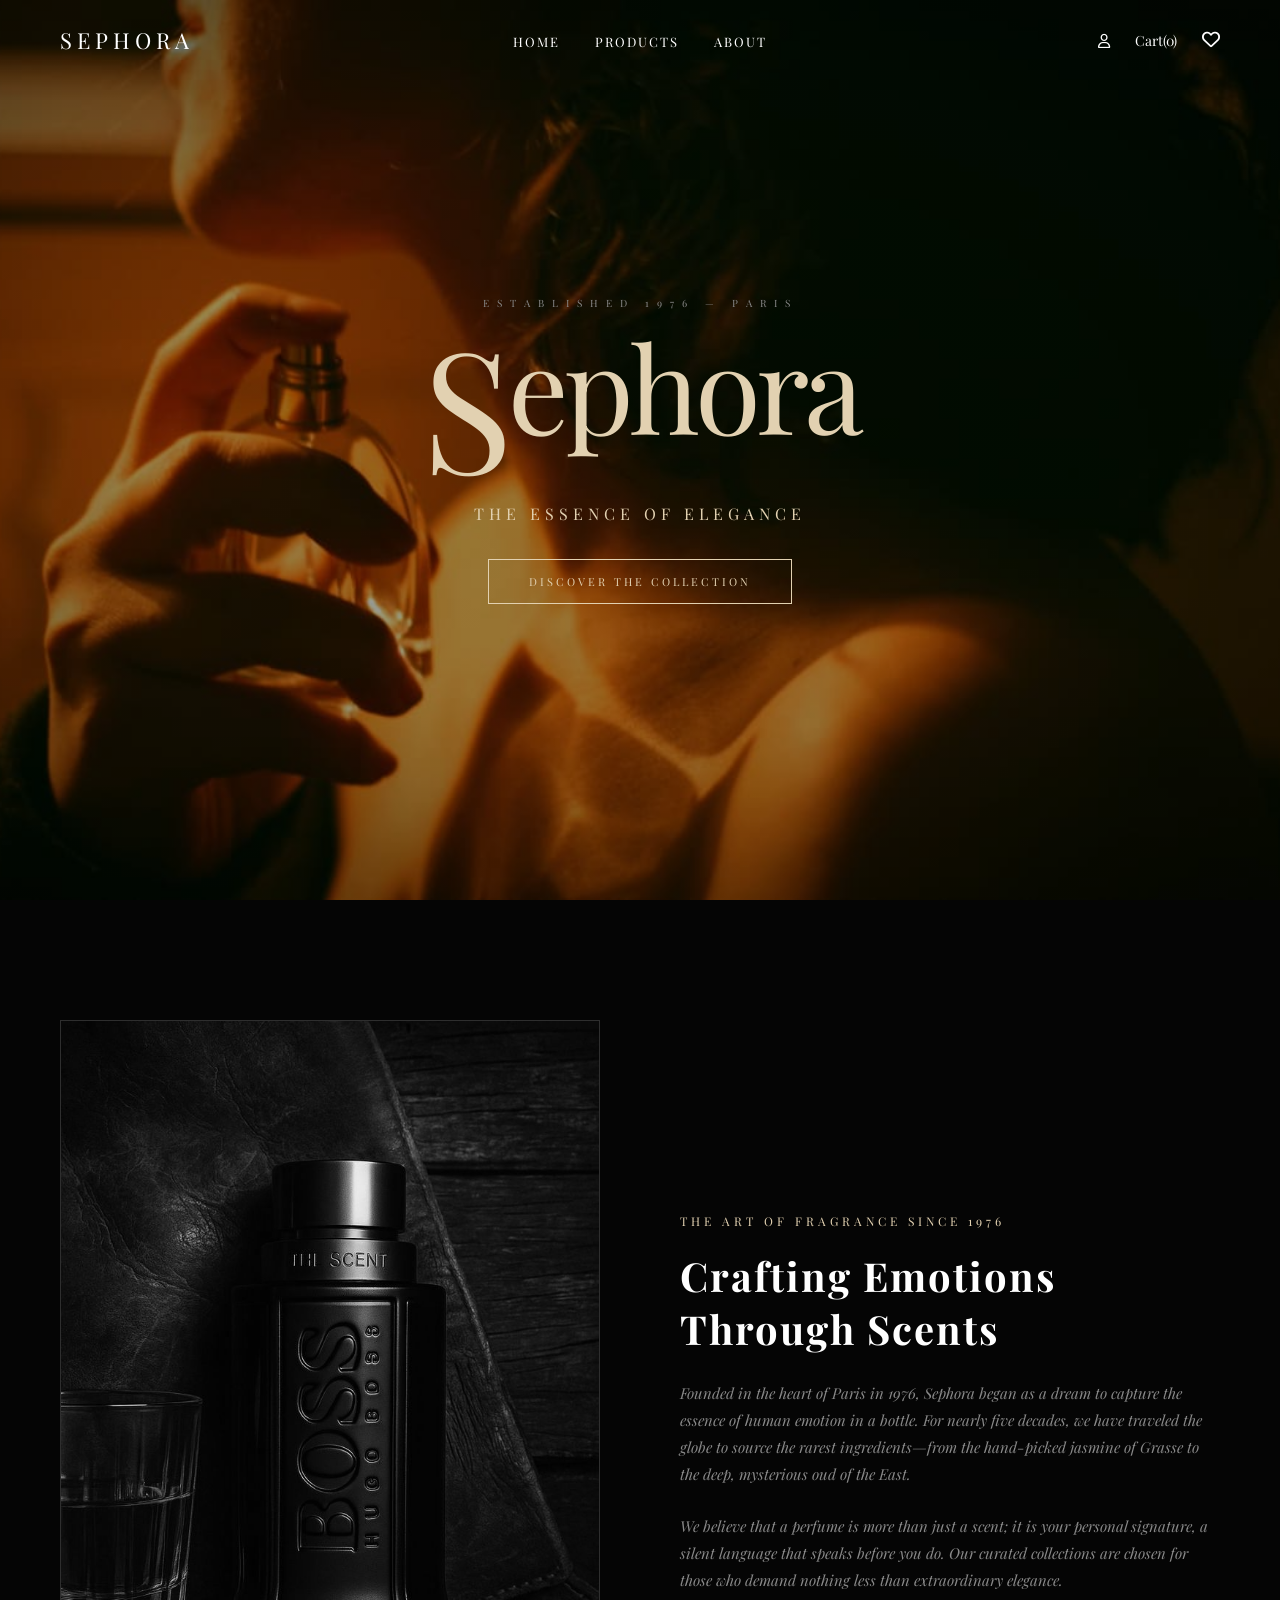
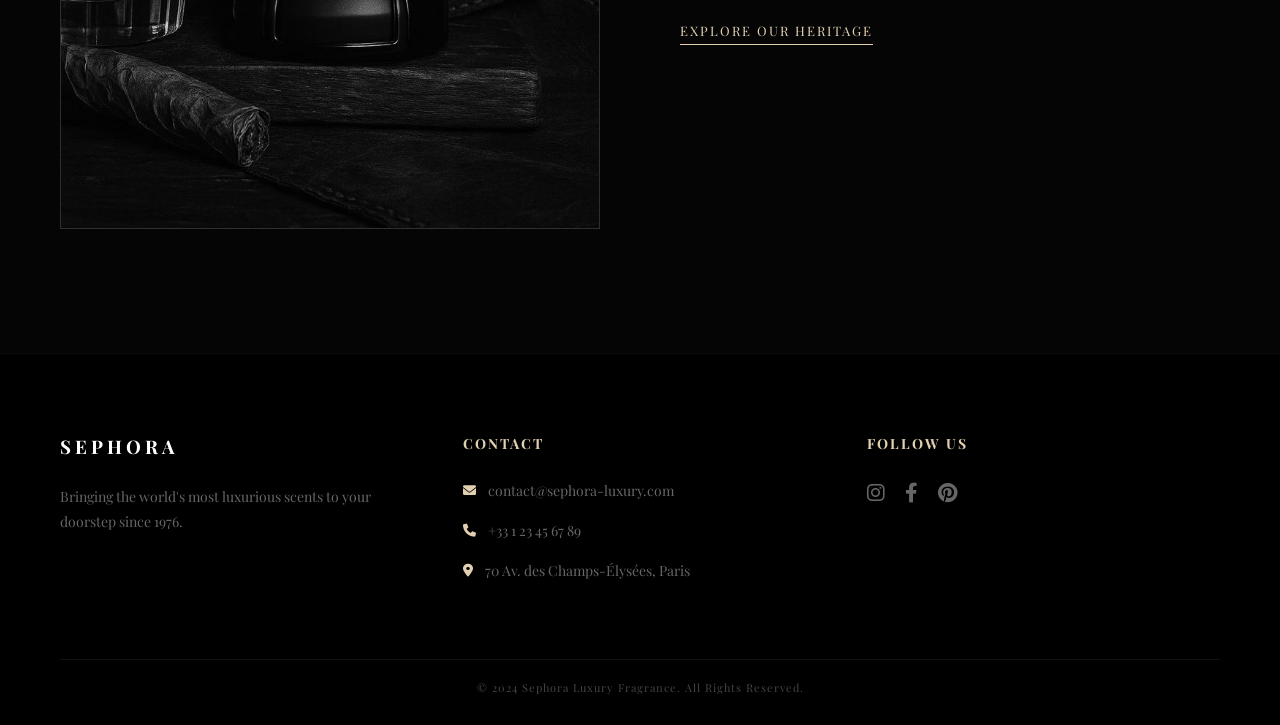
<file: index.html>
<!DOCTYPE html>
<html lang="en">
<head>
    <meta charset="UTF-8">
    <meta name="viewport" content="width=device-width, initial-scale=1.0">
    <title>Sephora | Luxury Fragrance Heritage</title>
    <!-- ربط الأيقونات (FontAwesome) -->
    <link rel="stylesheet" href="https://cdnjs.cloudflare.com/ajax/libs/font-awesome/6.0.0/css/all.min.css">
    <!-- ربط الخط الفخم (Playfair Display) -->
    <link href="https://fonts.googleapis.com/css2?family=Playfair+Display:wght@400;700;900&display=swap" rel="stylesheet">
    <!-- ربط ملف الـ CSS -->
    <link rel="stylesheet" href="perfume.css">
</head>
<body>

    <!-- القائمة العلوية (Navbar) -->
    <nav class="navbar">
        <div class="logo">Sephora</div>
        
        <ul class="nav-links">
            <li><a href="index.html">Home</a></li>
            <li><a href="shop.html">Products</a></li>
            <li><a href="#about">About</a></li> <!-- ينزلك لقسم القصة -->
        </ul>

        <div class="nav-icons">
            <a href="#" id="user-btn"><i class="fa-regular fa-user"></i></a>
            <a href="#" id="cart-btn">Cart(<span id="cart-count">0</span>)</a>
            <a href="#" class="heart-btn"><i class="fa-regular fa-heart" id="heartIcon"></i></a>
        </div>
    </nav>

    <!-- قسم الهيرو (Hero Section) -->
    <section class="hero-section">
        <div class="hero-content">
            <p class="established">ESTABLISHED 1976 — PARIS</p>
            <h1 class="main-title">
                <span class="first-letter">S</span>eph<span>o</span>ra
            </h1>
            <p class="tagline">The Essence of Elegance</p>
            <a href="shop.html" class="btn-discover">Discover the Collection</a>
        </div> 
    </section>

    <!-- قسم عن البراند (About Section) -->
    <section class="about-section" id="about">
        <div class="about-container">
            <div class="about-image">
                <img src="scent.jpg" alt="Sephora Heritage">
            </div>
            <div class="about-text">
                <span class="small-title">The Art of Fragrance Since 1976</span>
                <h2>Crafting Emotions Through Scents</h2>
                <p>
                    Founded in the heart of Paris in 1976, Sephora began as a dream to capture the essence of human emotion in a bottle. For nearly five decades, we have traveled the globe to source the rarest ingredients—from the hand-picked jasmine of Grasse to the deep, mysterious oud of the East.
                </p>
                <p>
                    We believe that a perfume is more than just a scent; it is your personal signature, a silent language that speaks before you do. Our curated collections are chosen for those who demand nothing less than extraordinary elegance.
                </p>
                <a href="shop.html" class="btn-read-more">Explore Our Heritage</a>
            </div>
        </div>
    </section>

    <!-- الفوتر (Footer / Contact) -->
    <footer class="main-footer">
        <div class="footer-container">
            <div class="footer-col">
                <h3>SEPHORA</h3>
                <p>Bringing the world's most luxurious scents to your doorstep since 1976.</p>
            </div>
            <div class="footer-col">
                <h4>Contact</h4>
                <ul>
                    <li><i class="fa-solid fa-envelope"></i> contact@sephora-luxury.com</li>
                    <li><i class="fa-solid fa-phone"></i> +33 1 23 45 67 89</li>
                    <li><i class="fa-solid fa-location-dot"></i> 70 Av. des Champs-Élysées, Paris</li>
                </ul>
            </div>
            <div class="footer-col">
                <h4>Follow Us</h4>
                <div class="social-links">
                    <a href="#"><i class="fa-brands fa-instagram"></i></a>
                    <a href="#"><i class="fa-brands fa-facebook-f"></i></a>
                    <a href="#"><i class="fa-brands fa-pinterest"></i></a>
                </div>
            </div>
        </div>
        <div class="footer-bottom">
            <p>&copy; 2024 Sephora Luxury Fragrance. All Rights Reserved.</p>
        </div>
    </footer>

    <!-- سلة المشتريات الجانبية -->
    <div id="cart-sidebar" class="cart-sidebar">
        <div class="cart-header">
            <h3>Your Selection</h3>
            <i class="fa-solid fa-xmark" id="close-cart"></i>
        </div>
        <div id="cart-items-container"></div>
        <div class="cart-footer">
            <div class="total-price">
                <span>Total:</span>
                <span id="cart-total">$0</span>
            </div>
            <button class="checkout-btn">Checkout</button>
        </div>
    </div>

    <!-- صندوق الملف الشخصي -->
    <div id="profile-sidebar" class="profile-sidebar">
        <div class="profile-header">
            <h3>My Profile</h3>
            <i class="fa-solid fa-xmark" id="close-profile"></i>
        </div>
        <div class="profile-form">
            <div class="input-group">
                <label>Full Name</label>
                <input type="text" id="userName" placeholder="Enter your name">
            </div>
            <div class="input-group">
                <label>Email Address</label>
                <input type="email" id="userEmail" placeholder="Enter your email">
            </div>
            <button class="save-btn" onclick="saveProfile()">Save Changes</button>
        </div>
    </div>

    <script src="perfume.js"></script>
</body>
</html>
</file>
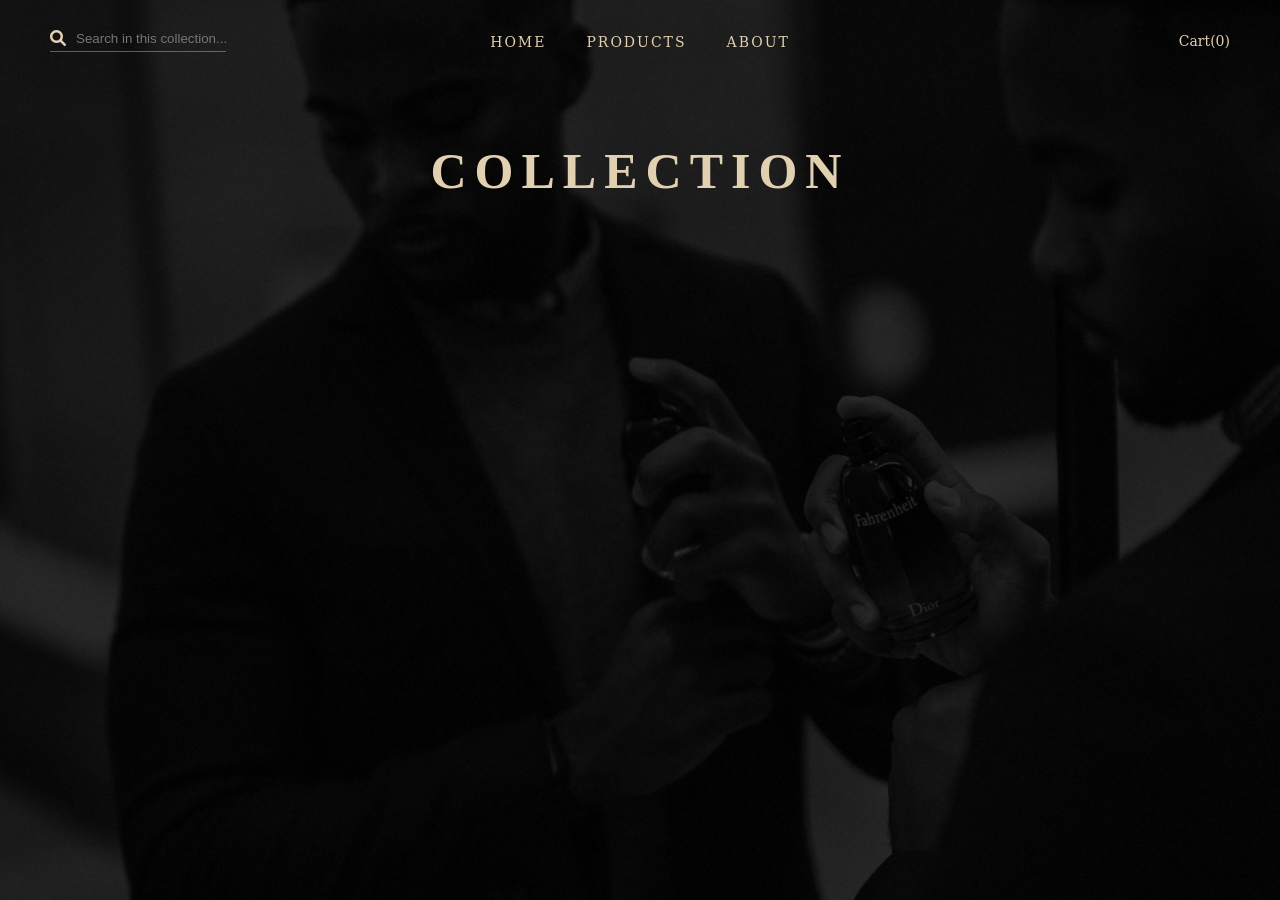
<file: items.html>
<!DOCTYPE html>
<html lang="en">
<head>
    <meta charset="UTF-8">
    <meta name="viewport" content="width=device-width, initial-scale=1.0">
    <title>Collection - Sephora</title>
    <!-- ربط الأيقونات والخطوط -->
    <link rel="stylesheet" href="https://cdnjs.cloudflare.com/ajax/libs/font-awesome/6.0.0/css/all.min.css">
    <!-- منستخدم نفس الـ CSS تبع الشوب للفخامة -->
    <link rel="stylesheet" href="shop.css"> 
</head>
<body>

    <header class="shop-nav">
        <div class="search-bar">
            <i class="fa-solid fa-magnifying-glass" style="color: #e2d1b1;"></i>
            <input type="text" id="searchInput" placeholder="Search in this collection...">
        </div>

        <nav>
            <ul>
                <li><a href="index.html">Home</a></li>
                <li><a href="shop.html">Products</a></li>
                <li><a href="index.html#about">About</a></li>
            </ul>
        </nav>
        
        <div class="shop-icons">
    
         <a href="#" class="cart-text" id="cart-btn">Cart(<span id="cart-count">0</span>)</a>
        </div>
    </header>

    <main>
        <!-- هاد العنوان رح يتغير سحرياً لاسم الماركة بالـ JS -->
        <h1 id="brand-title" class="main-title">Collection</h1>
        
        <!-- هاد الـ Container الفاضي اللي رح ينزرع فيه الـ ٨ عطور -->
        <div id="items-grid" class="products-grid">
            <!-- العطور رح تظهر هون تلقائياً -->
        </div>

        <!-- رسالة Not Found لو السيرش ما لقى شي -->
        <div id="no-results" style="display:none; text-align:center; color:#e2d1b1; margin-top:50px;">
            No perfumes found in this collection.
        </div>
    </main>
<!-- سلة المشتريات الجانبية -->
    <div id="cart-sidebar" class="cart-sidebar">
        <div class="cart-header">
            <h3>Your Selection</h3>
            <i class="fa-solid fa-xmark" id="close-cart" style="cursor:pointer;"></i>
        </div>
        <div id="cart-items-container"></div>
        <div class="cart-footer">
            <div class="total-price">
                <span>Total:</span>
                <span id="cart-total">$0</span>
            </div>
            <button class="checkout-btn">Checkout</button>
        </div>
    </div>
    <!-- ربط ملف الـ JS الجديد الخاص بالمنتجات -->
    <script src="items.js"></script>
</body>
</html>
</file>
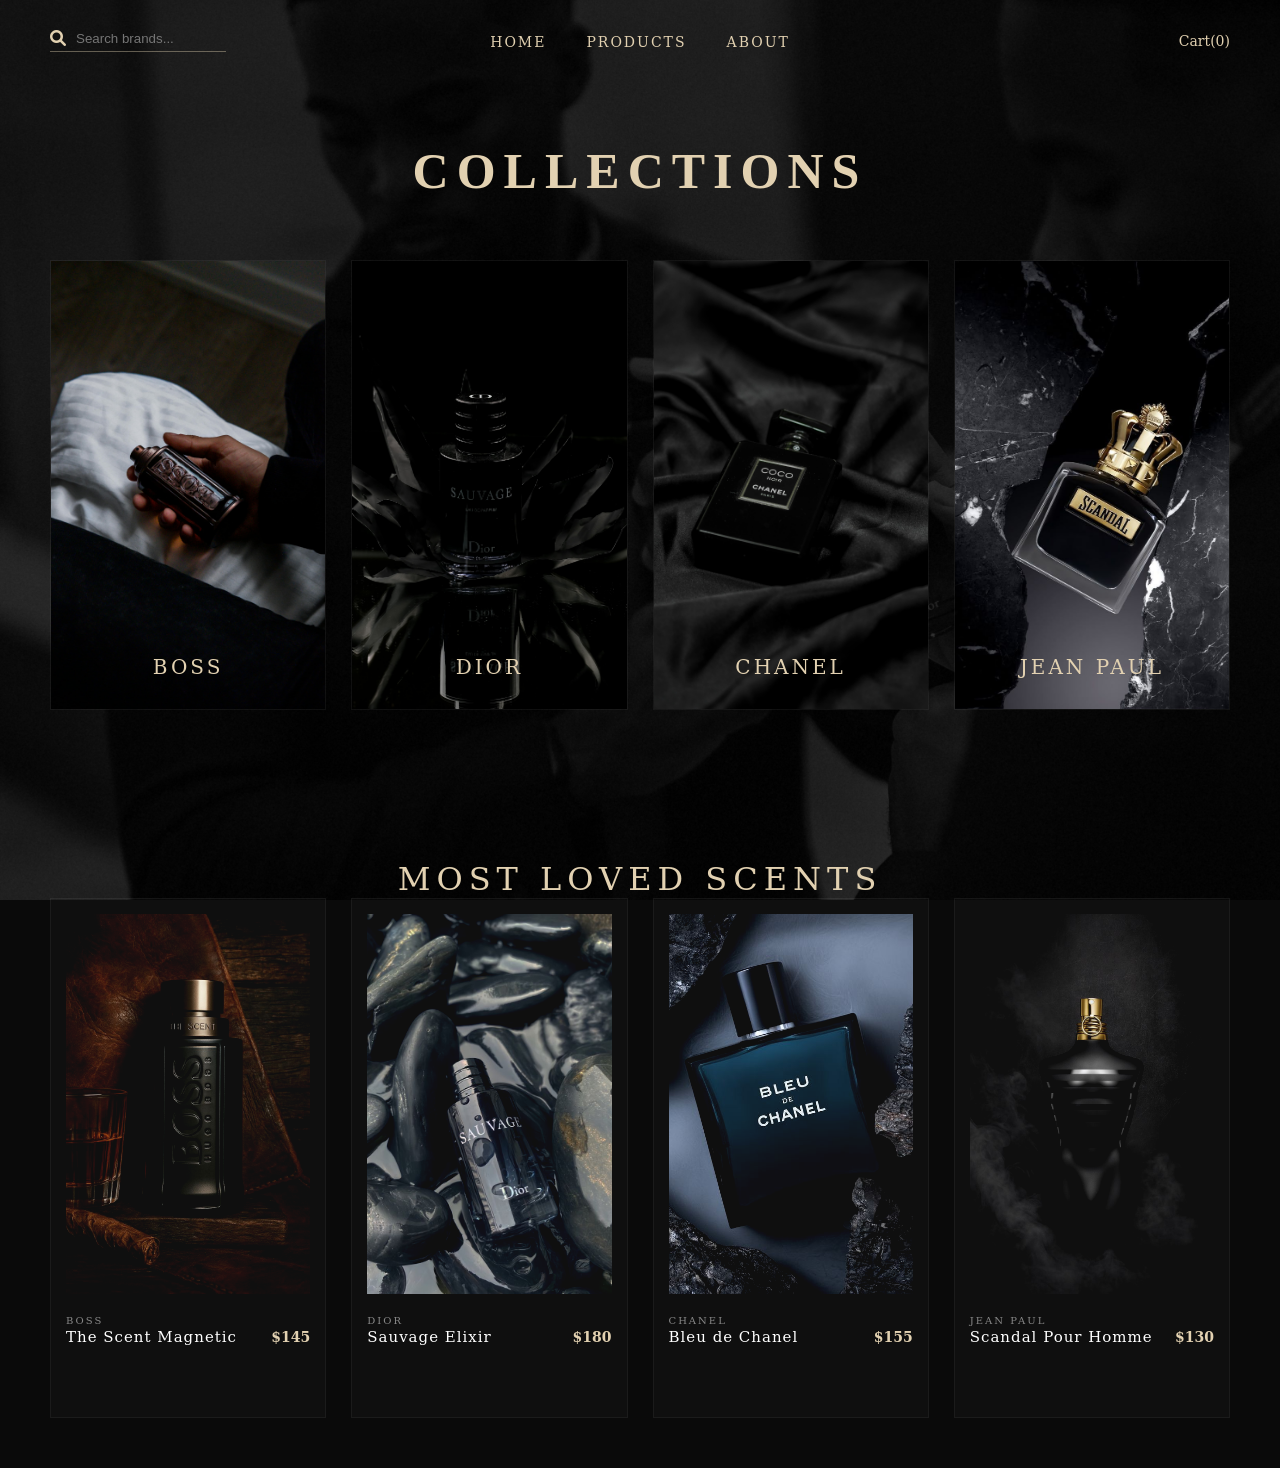
<file: shop.html>
<!DOCTYPE html>
<html lang="en">
<head>
    <meta charset="UTF-8">
    <meta name="viewport" content="width=device-width, initial-scale=1.0">
    <title>Sephora - Shop Collections</title>
    <!-- ربط الأيقونات والخطوط -->
    <link rel="stylesheet" href="https://cdnjs.cloudflare.com/ajax/libs/font-awesome/6.0.0/css/all.min.css">
    <link rel="stylesheet" href="shop.css">
</head>
<body>

    <header class="shop-nav">
        <!-- السيرش عالشمال -->
        <div class="search-bar">
            <i class="fa-solid fa-magnifying-glass" style="color: #e2d1b1;"></i>
            <input type="text" id="searchInput" placeholder="Search brands...">
        </div>

        <!-- المنيو بالنص بالضبط -->
        <nav>
            <ul>
                <li><a href="index.html">Home</a></li>
                <li><a href="shop.html">Products</a></li>
                <li><a href="index.html#about">About</a></li>
            </ul>
        </nav>
        
        <!-- الأيقونات عاليمين -->
        <div class="shop-icons">
        
             <a href="#" class="cart-text" id="cart-btn">Cart(<span id="cart-count">0</span>)</a>
        </div>
    </header>

    <main>
        <h1 class="main-title">Collections</h1>
        
        <!-- رسالة Not Found مخفية -->
        <div id="no-results">Sorry, we couldn't find this brand.</div>

        <div class="collections-grid">
            <!-- Boss -->
            <a href="items.html?brand=Boss" class="col-card">
                <img src="Boss.jpg" class="card-img">
                <video src="boss.mp4" class="card-video" loop muted></video>
                <div class="overlay-text">Boss</div>
            </a>
            <!-- Dior -->
            <a href="items.html?brand=Dior" class="col-card">
                <img src="Dior.jpg" class="card-img">
                <video src="compres.mp4" class="card-video" loop muted></video>
                <div class="overlay-text">Dior</div>
            </a>
            <!-- Chanel -->
            <a href="items.html?brand=Chanel" class="col-card">
                <img src="Chanel.jpg" class="card-img">
                <video src="chanel.mp4" class="card-video" loop muted></video>
                <div class="overlay-text">Chanel</div>
            </a>
            <!-- Jean Paul -->
            <a href="items.html?brand=JeanPaul" class="col-card">
                <img src="scandal.jpg" class="card-img">
                <video src="Scandal.mp4" class="card-video" loop muted></video>
                <div class="overlay-text">Jean Paul</div>
            </a>
        </div>

        <h2 class="sub-title">Most Loved Scents</h2>

<div class="products-grid">
    <!-- عطر Boss -->
    <div class="product-card">
        <div class="product-img-box">
            <img src="scent.jpg" alt="Boss Bottled">
            <div class="quick-view">Quick View</div>
        </div>
        <div class="product-details">
            <span class="brand-name">BOSS</span>
            <div class="name-price">
                <h3>The Scent Magnetic</h3>
                <span class="price">$145</span>
            </div>
        </div>
    </div>

    <!-- عطر Dior -->
    <div class="product-card">
        <div class="product-img-box">
            <img src="sauvage.jpg" alt="Sauvage">
            <div class="quick-view">Quick View</div>
        </div>
        <div class="product-details">
            <span class="brand-name">DIOR</span>
            <div class="name-price">
                <h3>Sauvage Elixir</h3>
                <span class="price">$180</span>
            </div>
        </div>
    </div>

    <!-- عطر Chanel -->
    <div class="product-card">
        <div class="product-img-box">
            <img src="bleu.jpg" alt="Bleu de Chanel">
            <div class="quick-view">Quick View</div>
        </div>
        <div class="product-details">
            <span class="brand-name">CHANEL</span>
            <div class="name-price">
                <h3>Bleu de Chanel</h3>
                <span class="price">$155</span>
            </div>
        </div>
    </div>

    <!-- عطر Jean Paul -->
    <div class="product-card">
        <div class="product-img-box">
            <img src="le-male.jpg" alt="Le Male">
            <div class="quick-view">Quick View</div>
        </div>
        <div class="product-details">
            <span class="brand-name">JEAN PAUL</span>
            <div class="name-price">
                <h3>Scandal Pour Homme</h3>
                <span class="price">$130</span>
            </div>
        </div>
    </div>
</div>
        <!-- هون بتقدر تضيف كروت المنتجات لاحقاً -->
    </main>
<!-- سلة المشتريات الجانبية -->
    <div id="cart-sidebar" class="cart-sidebar">
        <div class="cart-header">
            <h3>Your Selection</h3>
            <i class="fa-solid fa-xmark" id="close-cart" style="cursor:pointer;"></i>
        </div>
        <div id="cart-items-container"></div>
        <div class="cart-footer">
            <div class="total-price">
                <span>Total:</span>
                <span id="cart-total">$0</span>
            </div>
            <button class="checkout-btn">Checkout</button>
        </div>
    </div>
    <script src="shop.js"></script>
</body>
</html>
</file>
<file: perfume.css>
/* 1. إعدادات عامة (Global Settings) */
html, body {
    max-width: 100%;
    overflow-x: hidden; /* هاد السطر بيمنع أي خروج عن العرض */
    position: relative;
    touch-action: pan-y; /* سطر جوهري: بيخبر التليفون إنه يتحرك بس فوق وتحت */
    -webkit-overflow-scrolling: touch; /* بيعطي سكرول ناعم جداً مثل تطبيقات الأيفون */
}

* {
    margin: 0;
    padding: 0;
    box-sizing: border-box;
}

body {
    background-color: #0a0a0a; /* لون أسود فخم كخلفية أساسية */
    font-family: 'Playfair Display', serif; /* الخط الأساسي للموقع */
    color: white;
    overflow-x: hidden; /* منع ظهور شريط التمرير العرضي */
}

/* 2. الهيدر والقائمة (Navbar) */
.navbar {
    display: flex;
    justify-content: space-between;
    align-items: center;
    padding: 25px 60px;
    position: absolute;
    width: 100%;
    z-index: 100;
}

.logo {
    color: white;
    font-size: 22px;
    letter-spacing: 5px;
    text-transform: uppercase;
}

.nav-links {
    display: flex;
    list-style: none;
    gap: 35px;
    position: absolute;
    left: 50%;
    transform: translateX(-50%);
}

.nav-links li a {
    color: white;
    text-decoration: none;
    font-size: 13px;
    text-transform: uppercase;
    letter-spacing: 2px;
    transition: all 0.3s ease;
    display: inline-block;
}

.nav-links li a:hover {
    color: #e2d1b1;
    transform: scale(1.1);
}

.nav-icons {
    display: flex;
    align-items: center;
    gap: 25px;
}

.nav-icons a {
    color: white;
    text-decoration: none;
    font-size: 14px;
    transition: all 0.3s ease;
}

.nav-icons a:hover, #heartIcon:hover {
    color: #e2d1b1;
    transform: scale(1.1);
}

#heartIcon {
    font-size: 18px;
    cursor: pointer;
    transition: transform 0.2s ease;
}

.is-active { color: red !important; }

/* 3. قسم الهيرو (Hero Section) */
.hero-section {
    height: 100vh; /* يأخذ طول الشاشة بالظبط */
    width: 100%;
    background-image: linear-gradient(rgba(0,0,0,0.4), rgba(0,0,0,0.4)), url('sephora.jpg');
    background-size: cover;
    background-position: center;
    background-attachment: fixed; /* تأثير الـ Parallax */
    display: flex;
    flex-direction: column;
    justify-content: center;
    align-items: center;
    text-align: center;
}

.established {
    font-size: 10px;
    letter-spacing: 8px;
    color: #888;
    text-transform: uppercase;
    margin-bottom: 10px;
}

.main-title {
    font-size: 120px;
    color: #e2d1b1;
    letter-spacing: -5px;
    margin: 0;
    font-weight: 300;
    text-transform: capitalize;
    line-height: 1;
}

.first-letter {
    font-size: 1.4em;
    vertical-align: middle;
}

.tagline {
    color: #e2d1b1;
    font-size: 16px;
    letter-spacing: 5px;
    text-transform: uppercase;
    margin-top: 15px;
    margin-bottom: 35px;
}

.btn-discover {
    display: inline-block;
    padding: 14px 40px;
    border: 1px solid #e2d1b1;
    color: #e2d1b1;
    text-decoration: none;
    text-transform: uppercase;
    letter-spacing: 3px;
    font-size: 11px;
    transition: all 0.4s ease-in-out;
}

.btn-discover:hover {
    background: #e2d1b1;
    color: black;
    box-shadow: 0 0 25px rgba(226, 209, 177, 0.4);
}

/* 4. قسم الـ About (About Section) */
.about-section {
    background-color: #050505; /* أسود أغمق قليلاً من الخلفية */
    padding: 120px 80px;
    display: flex;
    justify-content: center;
}

.about-container {
    display: flex;
    align-items: center;
    gap: 80px;
    max-width: 1200px;
    margin: 0 auto;
}

.about-image {
    flex: 1;
}

.about-image img {
    width: 100%;
    filter: grayscale(40%); /* أبيض وأسود لإعطاء طابع فخم */
    border: 1px solid rgba(226, 209, 177, 0.1);
}

.about-text {
    flex: 1;
}

.about-text span {
    color: #e2d1b1;
    text-transform: uppercase;
    letter-spacing: 4px;
    font-size: 12px;
}

.about-text h2 {
    font-size: 42px;
    color: white;
    margin: 20px 0;
    letter-spacing: 2px;
}

.about-text p {
    color: #aaa;
    line-height: 1.8;
    font-size: 15px;
    margin-bottom: 25px;
}

/* 5. تأثيرات إضافية (Optional Animations) */
.perfume-bottle:hover {
    transform: rotateY(15deg) rotateX(5deg) scale(1.1);
    filter: drop-shadow(20px 20px 30px rgba(0,0,0,0.5));
}

/* تنسيق السلة الجانبية */
.cart-sidebar {
    position: fixed;
    top: 0; 
    right: -400px; /* مخفية برا الشاشة عاليمين */
    width: 350px;
    height: 100vh;
    background: #0a0a0a; /* أسود متل الموقع */
    border-left: 1px solid #e2d1b1;
    z-index: 2000;
    transition: 0.5s ease-in-out;
    padding: 30px;
    display: flex;
    flex-direction: column;
}

/* الكلاس اللي بفتج السلة */
.cart-sidebar.open {
    right: 0;
}

.cart-header {
    display: flex;
    justify-content: space-between;
    margin-bottom: 30px;
    border-bottom: 1px solid #333;
    padding-bottom: 10px;
}

.cart-header h3 { color: #e2d1b1; font-family: 'serif'; }

/* تنسيق الغرض داخل السلة */
.cart-item {
    display: flex;
    gap: 15px;
    margin-bottom: 20px;
    align-items: center;
    border-bottom: 1px solid #1a1a1a;
    padding-bottom: 10px;
}

.cart-item img { width: 50px; height: 50px; object-fit: cover; }

.cart-footer {
    margin-top: auto;
    border-top: 1px solid #333;
    padding-top: 20px;
}

.total-price { display: flex; justify-content: space-between; font-size: 18px; margin-bottom: 20px; }

.checkout-btn {
    width: 100%;
    padding: 15px;
    background: #e2d1b1;
    color: black;
    border: none;
    cursor: pointer;
    text-transform: uppercase;
    letter-spacing: 2px;
} 



/* --- تعديلات الموبايل --- */
@media (max-width: 768px) {
    /* 1. تصغير العناوين الضخمة عشان ما تطلع برا الشاشة */
    .main-title {
        font-size: 60px !important; /* بدل 120px */
        letter-spacing: 5px !important;
    }

    /* 2. تعديل الـ Nav (المنيو) */
    .nav-links {
        display: none; /* المنيو العادي بيختفي (ممكن نعمل منيو برجر لاحقاً) */
    }
    
    .navbar, .shop-nav {
        padding: 15px 20px !important;
    }

    /* 3. تعديل شبكة العطور (بدل 4 بيصيروا 2 جنب بعض) */
    .products-grid, .collections-grid {
        grid-template-columns: repeat(2, 1fr) !important;
        gap: 15px !important;
        padding: 20px !important;
    }

    .col-card, .product-card {
        width: 100% !important; /* بياخدوا مساحة المربع تبعهم */
        height: 350px !important; /* منقصر الطول شوي للموبايل */
    }

    /* 4. السلة الجانبية (لازم تفتح بكامل الشاشة تقريباً) */
    .cart-sidebar {
        width: 85% !important;
        right: -100% !important;
    }
    .cart-sidebar.open {
        right: 0 !important;
    }

    /* 5. قسم الـ About (بدل ما يكونوا جنب بعض بيصيروا تحت بعض) */
    .about-container {
        flex-direction: column !important;
        gap: 30px !important;
        text-align: center;
    }
    .about-image img {
        width: 100% !important;
    }
}


/* --- تنسيق صندوق البروفايل --- */
.profile-sidebar {
    position: fixed;
    top: 0; 
    right: -400px; /* مخفي تماماً برا الشاشة */
    width: 320px;
    height: 100vh;
    background: #0a0a0a; /* أسود فخم */
    border-left: 1px solid rgba(226, 209, 177, 0.3);
    z-index: 6000;
    transition: 0.5s cubic-bezier(0.4, 0, 0.2, 1);
    padding: 35px 25px;
    display: flex;
    flex-direction: column;
    box-sizing: border-box;
}

.profile-sidebar.open {
    right: 0; /* بيطلع لما نكبس عالزر */
}

.profile-header {
    display: flex;
    justify-content: space-between;
    align-items: center;
    margin-bottom: 40px;
    border-bottom: 1px solid rgba(226, 209, 177, 0.1);
    padding-bottom: 15px;
}

.profile-header h3 {
    font-family: 'Playfair Display', serif;
    color: #e2d1b1;
    text-transform: uppercase;
    letter-spacing: 2px;
    margin: 0;
}

#close-profile {
    color: white;
    font-size: 20px;
    cursor: pointer;
}

.profile-form {
    display: flex;
    flex-direction: column;
    gap: 25px;
}

.input-group {
    display: flex;
    flex-direction: column;
    gap: 8px;
}

.input-group label {
    color: #888;
    font-size: 11px;
    text-transform: uppercase;
    letter-spacing: 1px;
}

.input-group input {
    background: transparent;
    border: none;
    border-bottom: 1px solid rgba(255, 255, 255, 0.1);
    color: white;
    padding: 8px 0;
    outline: none;
    transition: 0.3s;
}

.input-group input:focus {
    border-bottom-color: #e2d1b1;
}

.save-btn {
    margin-top: 20px;
    padding: 15px;
    background: #e2d1b1;
    color: black;
    border: none;
    cursor: pointer;
    text-transform: uppercase;
    font-weight: bold;
    letter-spacing: 2px;
    transition: 0.4s;
}

.save-btn:hover {
    background: white;
}

/* =========================================
   تنسيق الأقسام الجديدة (About & Footer)
   ========================================= */

/* 1. قسم الـ About */
.about-section {
    background-color: #050505; /* أسود أغمق شوي من الخلفية ليعطي عمق */
    padding: 120px 60px;
    display: flex;
    justify-content: center;
}

.about-container {
    display: flex;
    max-width: 1200px;
    align-items: center;
    gap: 80px; /* مسافة بين الصورة والكلام */
}

.about-image {
    flex: 1;
}

.about-image img {
    width: 100%;
    height: auto;
    filter: grayscale(100%); /* أبيض وأسود ليعطي فخامة */
    border: 1px solid rgba(226, 209, 177, 0.2);
    transition: 0.6s ease;
}

.about-image img:hover {
    filter: grayscale(0%); /* الصورة بتلون لما تلمسها */
}

.about-text {
    flex: 1;
}

.small-title {
    color: #e2d1b1;
    letter-spacing: 5px;
    text-transform: uppercase;
    font-size: 12px;
    display: block;
    margin-bottom: 15px;
}

.about-text h2 {
    font-family: 'Playfair Display', serif;
    font-size: 40px;
    color: white;
    margin-bottom: 25px;
    letter-spacing: 2px;
}

.about-text p {
    color: #888;
    line-height: 1.8;
    font-size: 15px;
    margin-bottom: 25px;
    font-style: italic; /* طابع قصصي فخم */
}

.btn-read-more {
    color: #e2d1b1;
    text-decoration: none;
    font-size: 13px;
    letter-spacing: 2px;
    text-transform: uppercase;
    border-bottom: 1px solid #e2d1b1;
    padding-bottom: 5px;
    transition: 0.3s;
}

/* 2. قسم الفوتر والاتصال (Footer & Contact) */
.main-footer {
    background-color: #000;
    padding: 80px 60px 30px;
    border-top: 1px solid rgba(226, 209, 177, 0.05);
}

.footer-container {
    display: flex;
    justify-content: space-between;
    max-width: 1200px;
    margin: 0 auto;
    gap: 50px;
}

.footer-col {
    flex: 1;
}

.footer-col h3 {
    color: white;
    letter-spacing: 4px;
    margin-bottom: 25px;
}

.footer-col h4 {
    color: #e2d1b1;
    text-transform: uppercase;
    font-size: 14px;
    letter-spacing: 2px;
    margin-bottom: 25px;
}

.footer-col p, .footer-col ul li {
    color: #666;
    font-size: 14px;
    line-height: 1.8;
}

.footer-col ul {
    list-style: none;
    padding: 0;
}

.footer-col ul li {
    display: flex;
    align-items: center;
    gap: 12px;
    margin-bottom: 15px;
}

.footer-col ul li i {
    color: #e2d1b1;
    font-size: 13px;
}

.social-links {
    display: flex;
    gap: 20px;
}

.social-links a {
    color: #666;
    font-size: 20px;
    transition: 0.3s;
}

.social-links a:hover {
    color: white;
}

.footer-bottom {
    text-align: center;
    margin-top: 60px;
    padding-top: 20px;
    border-top: 1px solid #111;
    color: #444;
    font-size: 11px;
    letter-spacing: 1px;
}

/* 3. تنزيل ناعم عند الضغط على الروابط */
html {
    scroll-behavior: smooth;
}

/* 4. تعديل بسيط للموبايل لهالقسمين */
@media (max-width: 768px) {
    .about-container, .footer-container {
        flex-direction: column;
        text-align: center;
        gap: 40px;
    }
    .footer-col ul li {
        justify-content: center;
    }
    .social-links {
        justify-content: center;
    }
}

/* هاد الكود بيخلي الحركات تشتغل بس لما يكون في ماوس حقيقي */
@media (hover: hover) {
    .product-card:hover {
        transform: translateY(-10px) scale(1.02);
    }
    /* حط هون كل حركات الـ hover اللي عندك */
}
</file>
<file: shop.css>
/* --- 1. الإعدادات العامة (الأساس) --- */
html, body {
    max-width: 100%;
    overflow-x: hidden; /* هاد السطر بيمنع أي خروج عن العرض */
    position: relative;
    touch-action: pan-y; /* سطر جوهري: بيخبر التليفون إنه يتحرك بس فوق وتحت */
    -webkit-overflow-scrolling: touch; /* بيعطي سكرول ناعم جداً مثل تطبيقات الأيفون */
}
* {
    margin: 0;
    padding: 0;
    box-sizing: border-box;
}

html, body {
    overflow-x: hidden;
    width: 100%;
    background-color: #0a0a0a;
    color: white;
    font-family: 'serif';
}

body {
    background-image: linear-gradient(rgba(0,0,0,0.8), rgba(0,0,0,0.8)), url('products.jpg');
    background-size: cover;
    background-position: center;
    background-attachment: fixed;
    min-height: 100vh;
    transition: background-image 1.2s ease-in-out;
}

/* --- 2. الهيدر والمنيو --- */
.shop-nav {
    display: flex;
    justify-content: space-between;
    align-items: center;
    padding: 30px 50px;
    position: relative;
    z-index: 100;
}

nav {
    position: absolute;
    left: 50%;
    transform: translateX(-50%);
}

nav ul {
    display: flex;
    gap: 40px;
    list-style: none;
}

nav a {
    color: #e2d1b1;
    text-decoration: none;
    letter-spacing: 2px;
    font-size: 14px;
    text-transform: uppercase;
    transition: 0.3s;
}

nav a:hover { color: white; }

.search-bar {
    border-bottom: 1px solid rgba(226, 209, 177, 0.4);
    display: flex;
    align-items: center;
    padding-bottom: 5px;
}

.search-bar input {
    background: transparent;
    border: none;
    color: white;
    outline: none;
    margin-left: 10px;
    width: 150px;
}

.shop-icons { display: flex; gap: 20px; align-items: center; }
.shop-icons a { color: white; text-decoration: none; font-size: 18px; }
.cart-text { font-size: 14px !important; color: #e2d1b1 !important; cursor: pointer; }

/* --- 3. قسم العناوين والشبكات --- */
.main-title {
    text-align: center;
    font-size: 50px;
    margin: 60px 0;
    letter-spacing: 8px;
    color: #e2d1b1;
    font-family: 'Playfair Display', serif;
    text-transform: uppercase;
}

.sub-title {
    text-align: center;
    margin-top: 100px;
    font-size: 32px;
    letter-spacing: 6px;
    color: #e2d1b1;
    text-transform: uppercase;
    font-weight: 300;
}

.products-grid, .collections-grid {
    display: grid;
    grid-template-columns: repeat(4, 1fr);
    gap: 25px;
    padding: 0 50px 50px;
}

/* --- 4. كروت المنتجات (هنا تم التصحيح لظهور الأسعار) --- */
.col-card {
    position: relative;
    height: 450px;
    overflow: hidden;
    text-decoration: none;
    border: 1px solid rgba(255,255,255,0.05);
    background: transparent;
}

.product-card {
    position: relative;
    height: 520px; /* زدنا الطول ليوسع الكلام */
    display: flex;
    flex-direction: column; /* ترتيب عمودي: صورة فوق وكلام تحت */
    overflow: hidden;
    text-decoration: none;
    border: 1px solid rgba(255,255,255,0.05);
    background: rgba(255, 255, 255, 0.02);
    transition: all 0.5s ease;
    padding: 15px;
}

.product-card:hover { border-color: #e2d1b1; transform: translateY(-10px); }

/* صندوق الصورة */
.product-img-box {
    width: 100%;
    height: 380px; /* مساحة محددة للصورة */
    overflow: hidden;
    margin-bottom: 15px;
}

.card-img, .card-video, .product-img-box img {
    width: 100%; height: 100%;
    object-fit: cover;
    transition: transform 1.2s cubic-bezier(0.4, 0, 0.2, 1), opacity 0.8s ease;
}

.product-img-box img { object-fit: cover; mix-blend-mode: lighten; }

.col-card:hover .card-img, .col-card:hover .card-video, .product-card:hover img { transform: scale(1.1); }

.card-video { position: absolute; top: 0; left: 0; opacity: 0; z-index: 1; }
.video-active .card-video { opacity: 1; }
.video-active .card-img { opacity: 0; }

/* نصوص كروت الكولكشن */
.overlay-text {
    position: absolute;
    bottom: 30px; left: 0; width: 100%;
    text-align: center; color: #e2d1b1;
    font-size: 20px; letter-spacing: 3px;
    text-transform: uppercase; z-index: 10;
}

/* نصوص كروت المنتجات Most Loved */
.brand-name {
    font-size: 10px;
    color: #888;
    letter-spacing: 2px;
    text-transform: uppercase;
    margin-bottom: 5px;
}

.name-price {
    display: flex;
    justify-content: space-between;
    align-items: baseline;
}

.name-price h3 {
    font-size: 15px;
    margin: 0;
    color: white;
    font-weight: 400;
    letter-spacing: 1px;
}

.price { color: #e2d1b1; font-size: 14px; font-weight: bold; }

.quick-view {
    position: absolute; bottom: -50px; left: 0; width: 100%;
    background: rgba(226, 209, 177, 0.9); color: black;
    text-align: center; padding: 12px 0;
    font-size: 11px; text-transform: uppercase;
    transition: 0.4s ease; cursor: pointer;
}
.product-card:hover .quick-view { bottom: 0; }

/* --- 5. سلة المشتريات الجانبية --- */
.cart-sidebar {
    position: fixed;
    top: 0; right: -450px;
    width: 320px; height: 100vh;
    background: #0a0a0a;
    border-left: 1px solid rgba(226, 209, 177, 0.3);
    z-index: 5000;
    transition: 0.6s cubic-bezier(0.4, 0, 0.2, 1);
    padding: 30px;
    display: flex;
    flex-direction: column;
}
.cart-sidebar.open { right: 0; }

#cart-items-container { flex-grow: 1; overflow-y: auto; margin: 20px 0; }

.checkout-btn {
    width: 100%; padding: 15px;
    background: #e2d1b1; color: black;
    border: none; cursor: pointer;
    text-transform: uppercase; font-weight: bold;
    transition: 0.3s;
}

/* --- 6. رسالة البحث (Not Found) --- */

#no-results {
    display: none !important;
    text-align: center;
    width: 100%;
    color: #e2d1b1;
    font-size: 18px;
    margin: 40px 0;
    font-family: 'Playfair Display', serif;
    letter-spacing: 2px;
    text-transform: uppercase;
}

/* --- 7. إصلاح الموبايل --- */
@media (max-width: 768px) {
    .shop-nav { flex-direction: column; padding: 20px 15px; gap: 20px; }
    nav { position: static; transform: none; order: 3; }
    nav ul { gap: 15px; }
    .search-bar { order: 2; width: 100%; }
    .shop-icons { position: absolute; top: 20px; right: 20px; order: 1; }
    .main-title { font-size: 28px; margin: 30px 0; letter-spacing: 4px; }
    
    .products-grid, .collections-grid {
        grid-template-columns: repeat(2, 1fr);
        gap: 12px;
        padding: 15px;
    }

    .col-card { height: 300px; }
    .product-card { height: 400px; } /* قصرنا الكرت للموبايل */
    .product-img-box { height: 280px; } /* قصرنا الصورة للموبايل */
    
    .cart-sidebar { width: 100%; right: -100%; }
}
/* هاد الكود بيخلي الحركات تشتغل بس لما يكون في ماوس حقيقي */
@media (hover: hover) {
    .product-card:hover {
        transform: translateY(-10px) scale(1.02);
    }
    /* حط هون كل حركات الـ hover اللي عندك */
}
</file>
